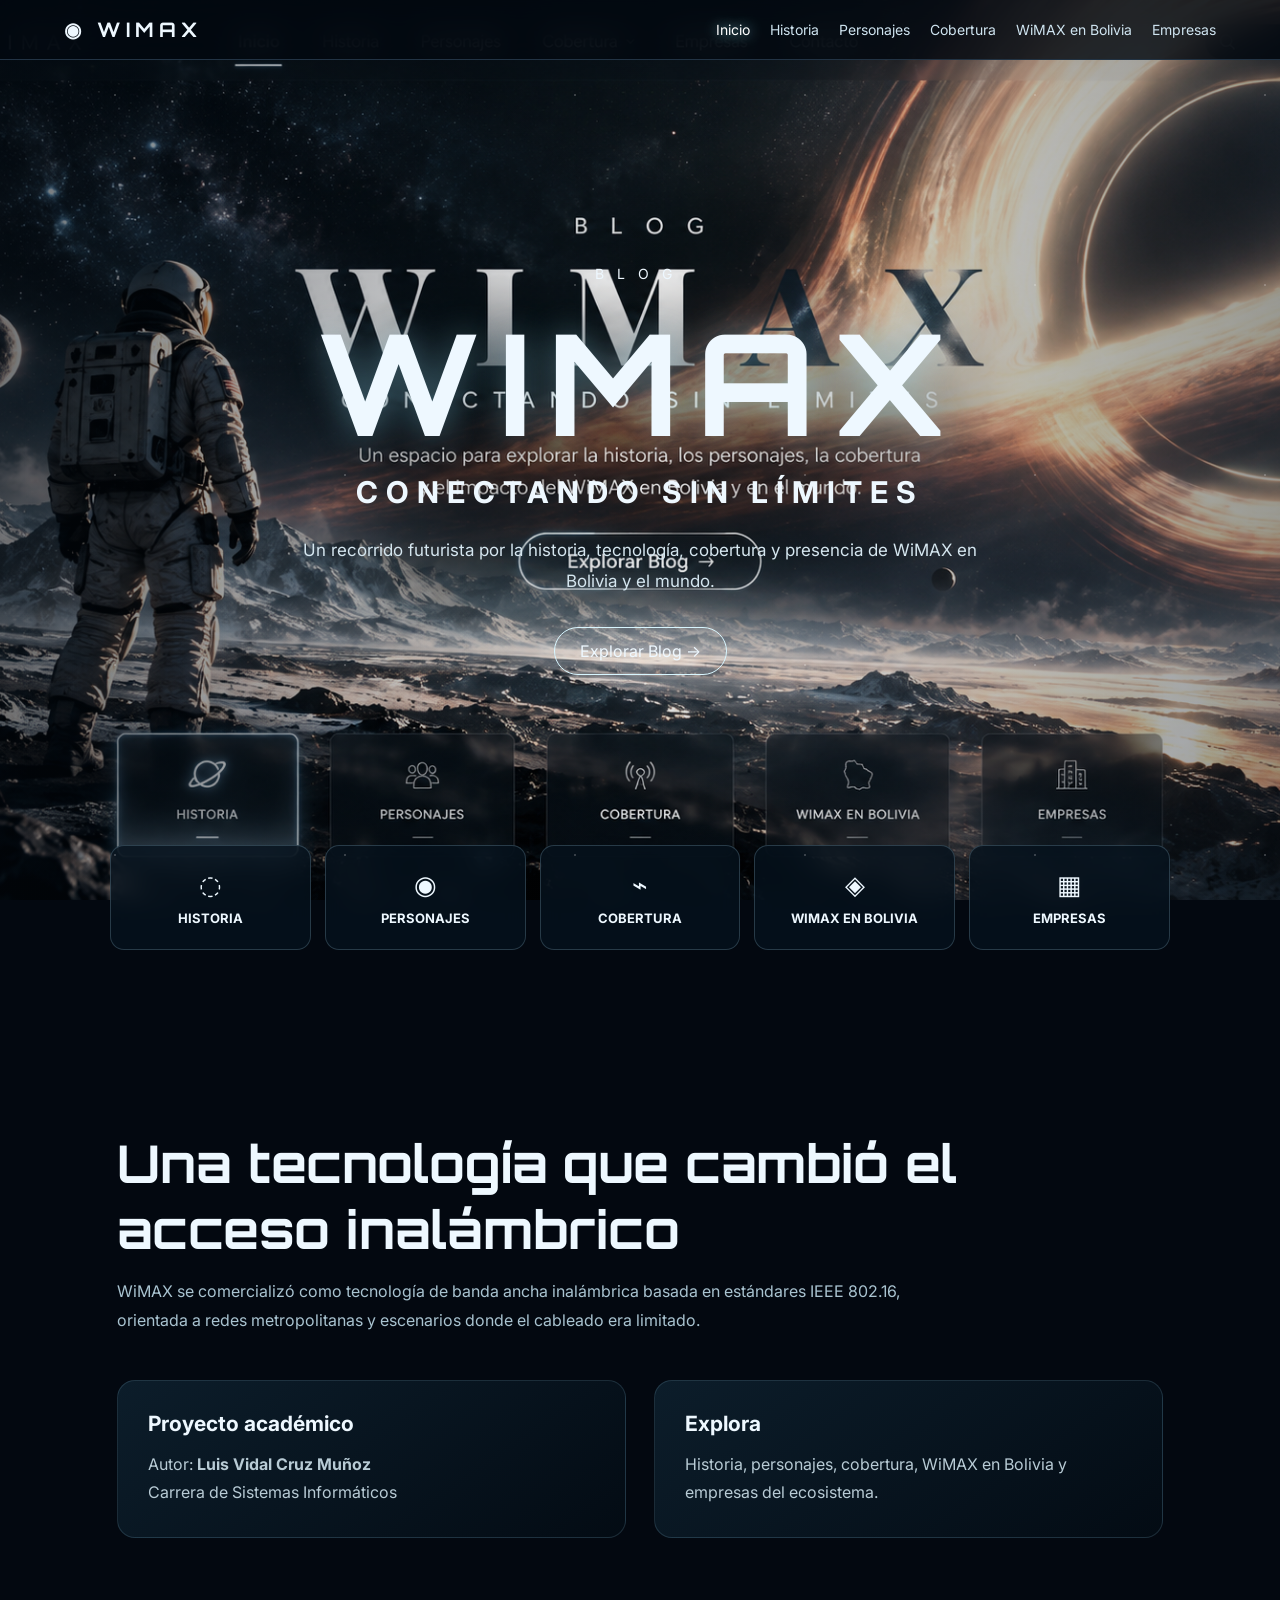
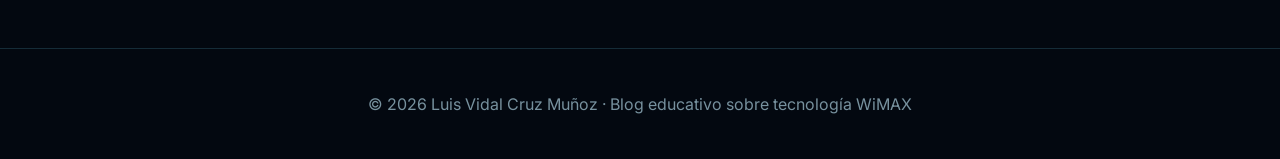
<file: index.html>
<!doctype html><html lang="es"><head><meta charset="UTF-8"><meta name="viewport" content="width=device-width,initial-scale=1.0"><title>Index | Blog WiMAX</title><link rel="stylesheet" href="css/estilo.css"></head><body>
<header class="nav"><a class="logo" href="index.html">◉ WIMAX</a><button class="menuBtn">☰</button><nav class="navlinks"><a class="active" href="index.html">Inicio</a><a class="" href="historia.html">Historia</a><a class="" href="personajes.html">Personajes</a><a class="" href="cobertura.html">Cobertura</a><a class="" href="bolivia.html">WiMAX en Bolivia</a><a class="" href="empresas.html">Empresas</a></nav></header><section class="hero"><div class="heroContent"><div class="kicker">BLOG</div><h1>WIMAX</h1><h2>CONECTANDO SIN LÍMITES</h2><p>Un recorrido futurista por la historia, tecnología, cobertura y presencia de WiMAX en Bolivia y el mundo.</p><a class="btn" href="historia.html">Explorar Blog →</a></div></section><div class="cards">
<a class="card" href="historia.html"><div class="icon">◌</div><h3>HISTORIA</h3></a><a class="card" href="personajes.html"><div class="icon">◉</div><h3>PERSONAJES</h3></a><a class="card" href="cobertura.html"><div class="icon">⌁</div><h3>COBERTURA</h3></a><a class="card" href="bolivia.html"><div class="icon">◈</div><h3>WIMAX EN BOLIVIA</h3></a><a class="card" href="empresas.html"><div class="icon">▦</div><h3>EMPRESAS</h3></a></div>
<section class="section reveal"><h2 class="sectionTitle">Una tecnología que cambió el acceso inalámbrico</h2><p class="lead">WiMAX se comercializó como tecnología de banda ancha inalámbrica basada en estándares IEEE 802.16, orientada a redes metropolitanas y escenarios donde el cableado era limitado.</p><div class="grid2"><div class="panel"><h3>Proyecto académico</h3><p>Autor: <strong>Luis Vidal Cruz Muñoz</strong><br>Carrera de Sistemas Informáticos</p></div><div class="panel"><h3>Explora</h3><p>Historia, personajes, cobertura, WiMAX en Bolivia y empresas del ecosistema.</p></div></div></section>
<footer><p>© 2026 Luis Vidal Cruz Muñoz · Blog educativo sobre tecnología WiMAX</p></footer><script src="js/script.js"></script></body></html>
</file>
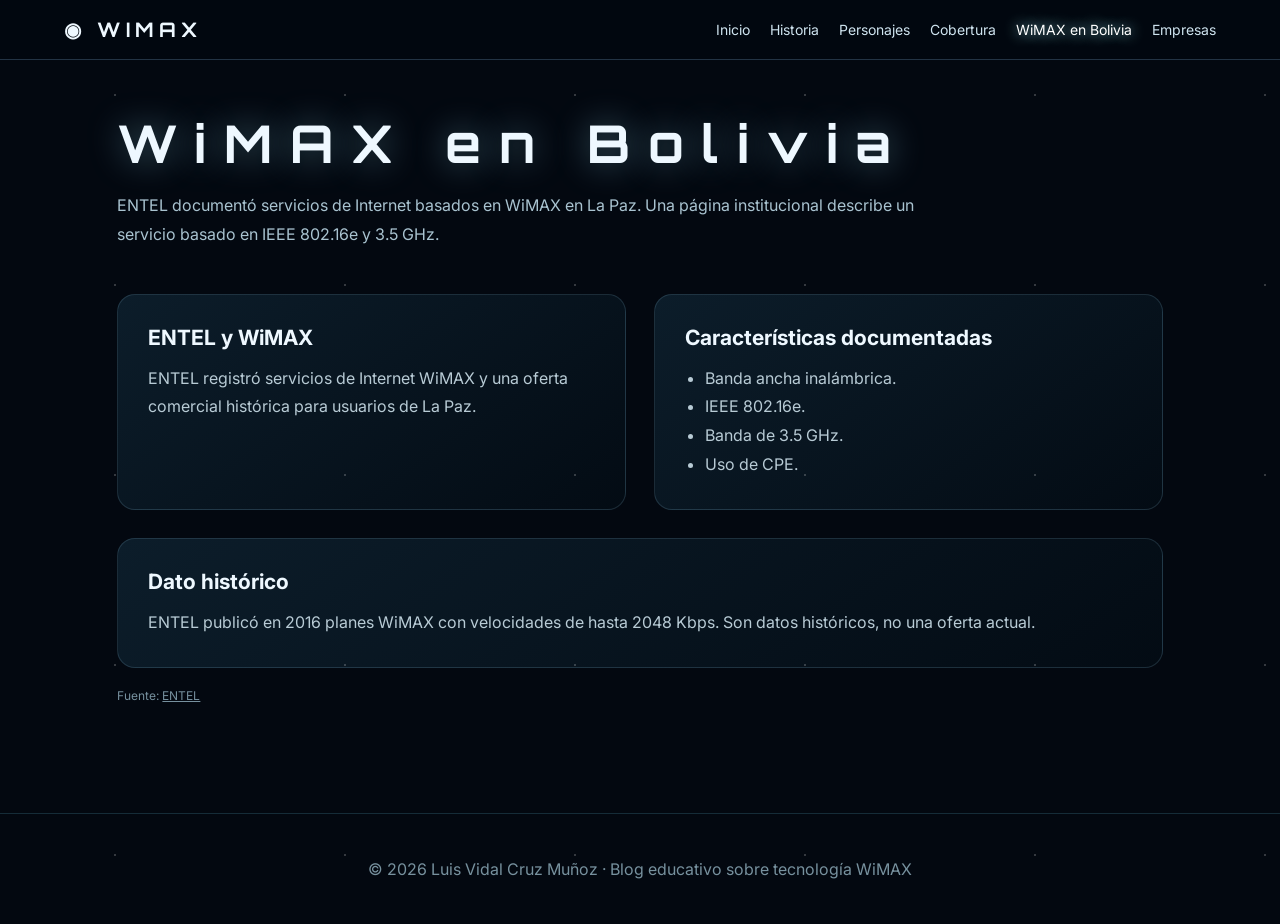
<file: bolivia.html>
<!doctype html><html lang="es"><head><meta charset="UTF-8"><meta name="viewport" content="width=device-width,initial-scale=1.0"><title>Bolivia | Blog WiMAX</title><link rel="stylesheet" href="css/estilo.css"></head><body>
<header class="nav"><a class="logo" href="index.html">◉ WIMAX</a><button class="menuBtn">☰</button><nav class="navlinks"><a class="" href="index.html">Inicio</a><a class="" href="historia.html">Historia</a><a class="" href="personajes.html">Personajes</a><a class="" href="cobertura.html">Cobertura</a><a class="active" href="bolivia.html">WiMAX en Bolivia</a><a class="" href="empresas.html">Empresas</a></nav></header><main class="section"><h1 class="sectionTitle reveal">WiMAX en Bolivia</h1><p class="lead reveal">ENTEL documentó servicios de Internet basados en WiMAX en La Paz. Una página institucional describe un servicio basado en IEEE 802.16e y 3.5 GHz.</p><div class="grid2"><div class="panel reveal"><h3>ENTEL y WiMAX</h3><p>ENTEL registró servicios de Internet WiMAX y una oferta comercial histórica para usuarios de La Paz.</p></div><div class="panel reveal"><h3>Características documentadas</h3><ul><li>Banda ancha inalámbrica.</li><li>IEEE 802.16e.</li><li>Banda de 3.5 GHz.</li><li>Uso de CPE.</li></ul></div></div><div class="panel reveal" style="margin-top:28px"><h3>Dato histórico</h3><p>ENTEL publicó en 2016 planes WiMAX con velocidades de hasta 2048 Kbps. Son datos históricos, no una oferta actual.</p></div><p class="source">Fuente: <a href="https://institucional.entel.bo/inicio3.0/index.php/internet/nuestros-servicios/internet-4g/27-personas-internet/personas-internet-otros">ENTEL</a></p></main>
<footer><p>© 2026 Luis Vidal Cruz Muñoz · Blog educativo sobre tecnología WiMAX</p></footer><script src="js/script.js"></script></body></html>
</file>
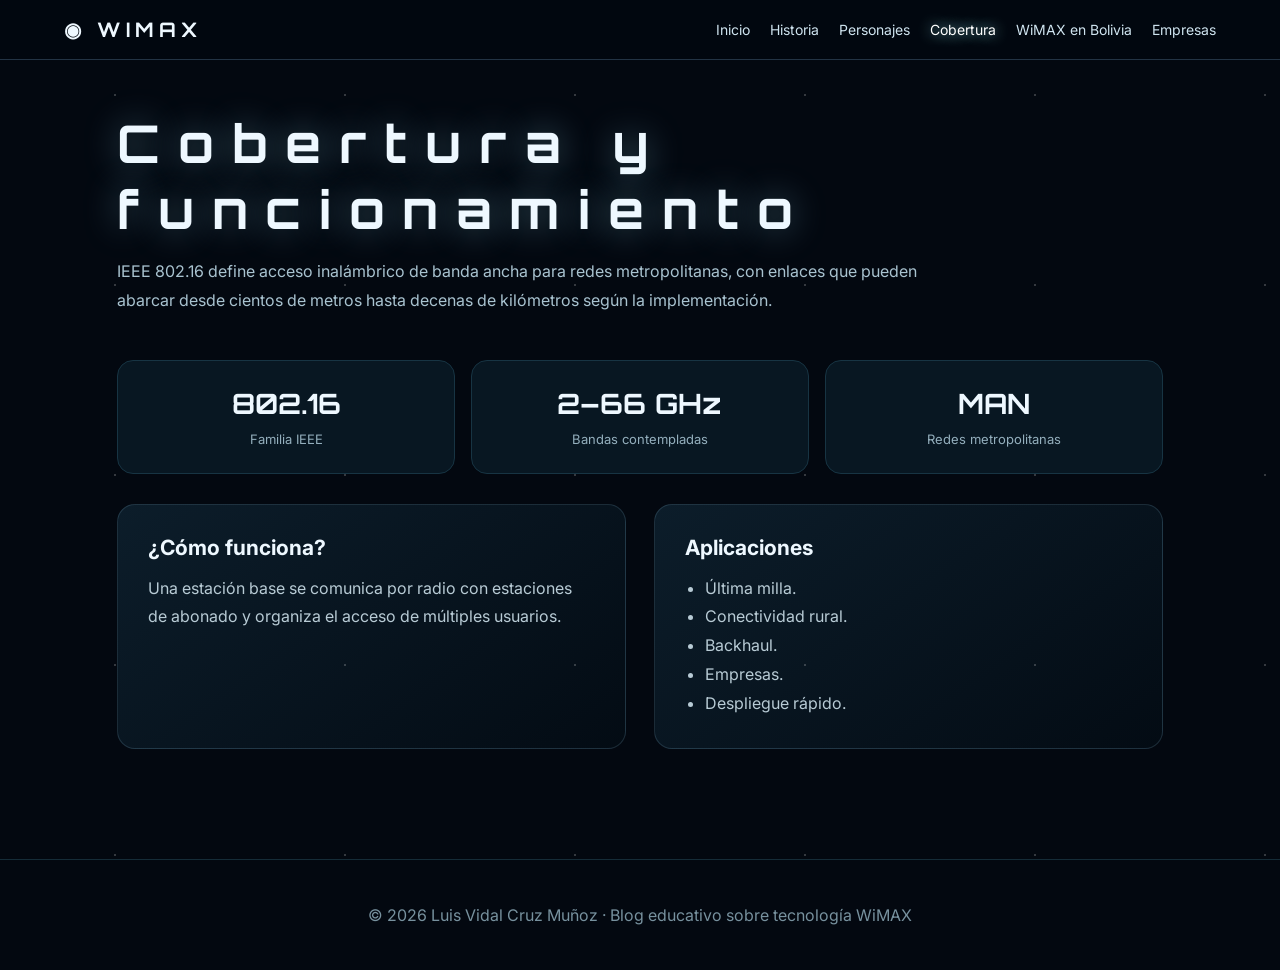
<file: cobertura.html>
<!doctype html><html lang="es"><head><meta charset="UTF-8"><meta name="viewport" content="width=device-width,initial-scale=1.0"><title>Cobertura | Blog WiMAX</title><link rel="stylesheet" href="css/estilo.css"></head><body>
<header class="nav"><a class="logo" href="index.html">◉ WIMAX</a><button class="menuBtn">☰</button><nav class="navlinks"><a class="" href="index.html">Inicio</a><a class="" href="historia.html">Historia</a><a class="" href="personajes.html">Personajes</a><a class="active" href="cobertura.html">Cobertura</a><a class="" href="bolivia.html">WiMAX en Bolivia</a><a class="" href="empresas.html">Empresas</a></nav></header><main class="section"><h1 class="sectionTitle reveal">Cobertura y funcionamiento</h1><p class="lead reveal">IEEE 802.16 define acceso inalámbrico de banda ancha para redes metropolitanas, con enlaces que pueden abarcar desde cientos de metros hasta decenas de kilómetros según la implementación.</p><div class="statgrid"><div class="stat reveal"><b>802.16</b><span>Familia IEEE</span></div><div class="stat reveal"><b>2–66 GHz</b><span>Bandas contempladas</span></div><div class="stat reveal"><b>MAN</b><span>Redes metropolitanas</span></div></div><div class="grid2" style="margin-top:30px"><div class="panel reveal"><h3>¿Cómo funciona?</h3><p>Una estación base se comunica por radio con estaciones de abonado y organiza el acceso de múltiples usuarios.</p></div><div class="panel reveal"><h3>Aplicaciones</h3><ul><li>Última milla.</li><li>Conectividad rural.</li><li>Backhaul.</li><li>Empresas.</li><li>Despliegue rápido.</li></ul></div></div></main>
<footer><p>© 2026 Luis Vidal Cruz Muñoz · Blog educativo sobre tecnología WiMAX</p></footer><script src="js/script.js"></script></body></html>
</file>
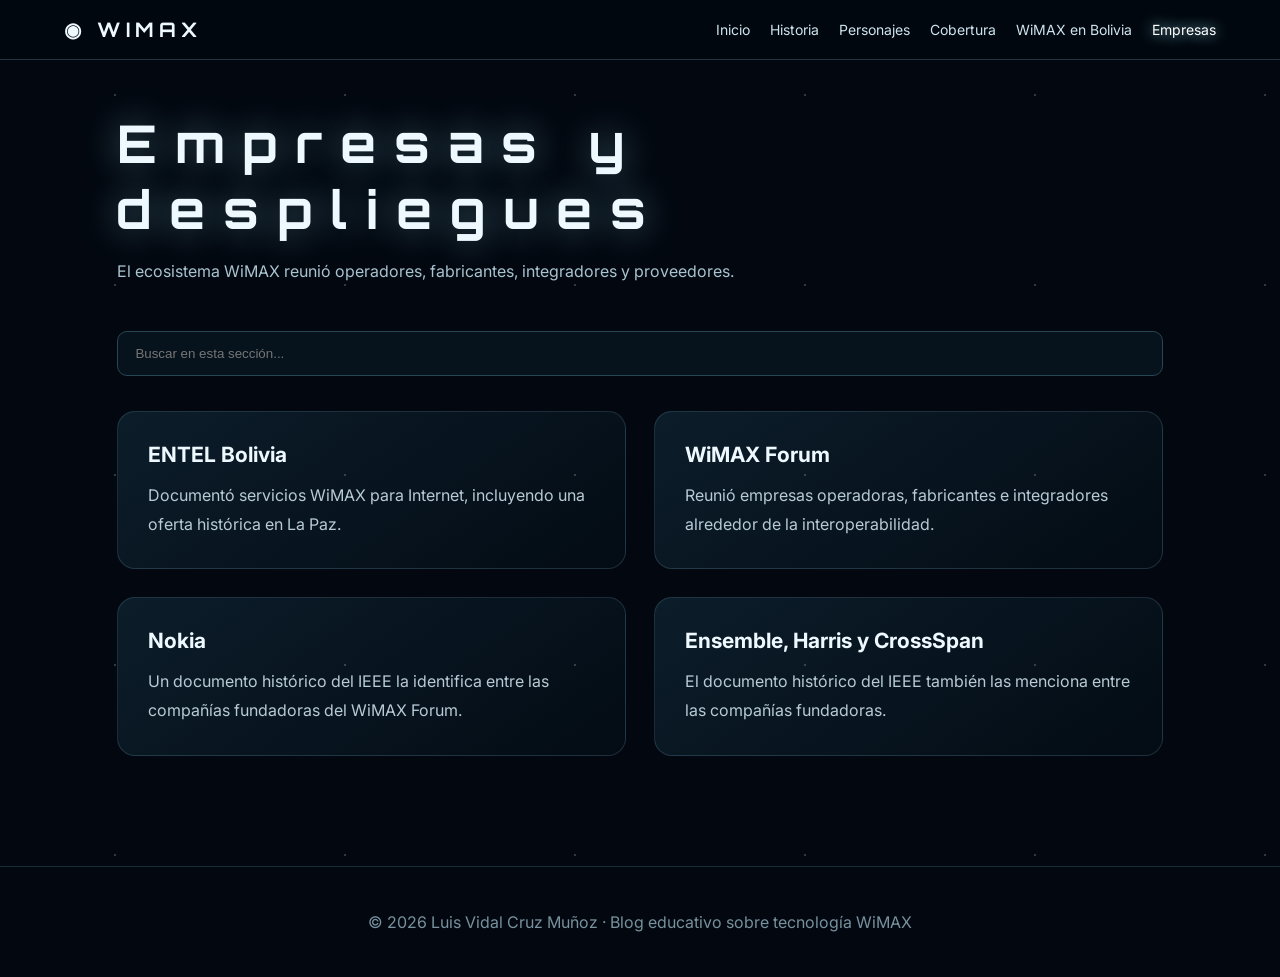
<file: empresas.html>
<!doctype html><html lang="es"><head><meta charset="UTF-8"><meta name="viewport" content="width=device-width,initial-scale=1.0"><title>Empresas | Blog WiMAX</title><link rel="stylesheet" href="css/estilo.css"></head><body>
<header class="nav"><a class="logo" href="index.html">◉ WIMAX</a><button class="menuBtn">☰</button><nav class="navlinks"><a class="" href="index.html">Inicio</a><a class="" href="historia.html">Historia</a><a class="" href="personajes.html">Personajes</a><a class="" href="cobertura.html">Cobertura</a><a class="" href="bolivia.html">WiMAX en Bolivia</a><a class="active" href="empresas.html">Empresas</a></nav></header><main class="section"><h1 class="sectionTitle reveal">Empresas y despliegues</h1><p class="lead reveal">El ecosistema WiMAX reunió operadores, fabricantes, integradores y proveedores.</p><div class="searchBox"><input id="search" type="search" placeholder="Buscar en esta sección..."></div><div class="grid2"><div class="panel reveal" data-search><h3>ENTEL Bolivia</h3><p>Documentó servicios WiMAX para Internet, incluyendo una oferta histórica en La Paz.</p></div><div class="panel reveal" data-search><h3>WiMAX Forum</h3><p>Reunió empresas operadoras, fabricantes e integradores alrededor de la interoperabilidad.</p></div><div class="panel reveal" data-search><h3>Nokia</h3><p>Un documento histórico del IEEE la identifica entre las compañías fundadoras del WiMAX Forum.</p></div><div class="panel reveal" data-search><h3>Ensemble, Harris y CrossSpan</h3><p>El documento histórico del IEEE también las menciona entre las compañías fundadoras.</p></div></div></main>
<footer><p>© 2026 Luis Vidal Cruz Muñoz · Blog educativo sobre tecnología WiMAX</p></footer><script src="js/script.js"></script></body></html>
</file>
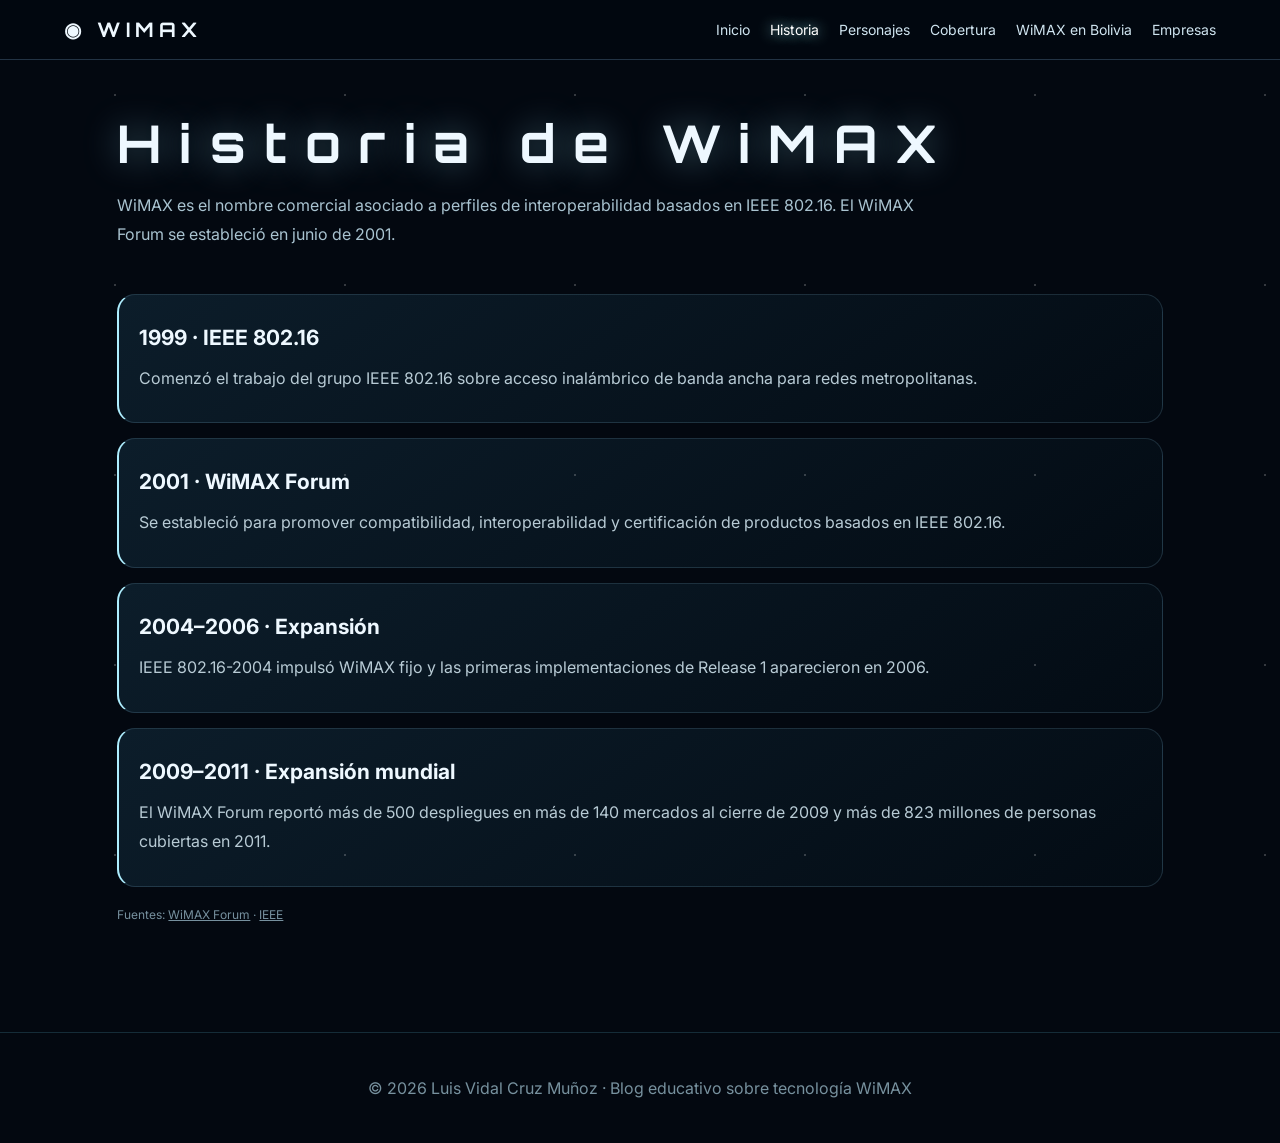
<file: historia.html>
<!doctype html><html lang="es"><head><meta charset="UTF-8"><meta name="viewport" content="width=device-width,initial-scale=1.0"><title>Historia | Blog WiMAX</title><link rel="stylesheet" href="css/estilo.css"></head><body>
<header class="nav"><a class="logo" href="index.html">◉ WIMAX</a><button class="menuBtn">☰</button><nav class="navlinks"><a class="" href="index.html">Inicio</a><a class="active" href="historia.html">Historia</a><a class="" href="personajes.html">Personajes</a><a class="" href="cobertura.html">Cobertura</a><a class="" href="bolivia.html">WiMAX en Bolivia</a><a class="" href="empresas.html">Empresas</a></nav></header><main class="section"><h1 class="sectionTitle reveal">Historia de WiMAX</h1><p class="lead reveal">WiMAX es el nombre comercial asociado a perfiles de interoperabilidad basados en IEEE 802.16. El WiMAX Forum se estableció en junio de 2001.</p><div class="timeline"><div class="panel time reveal"><h3>1999 · IEEE 802.16</h3><p>Comenzó el trabajo del grupo IEEE 802.16 sobre acceso inalámbrico de banda ancha para redes metropolitanas.</p></div><div class="panel time reveal"><h3>2001 · WiMAX Forum</h3><p>Se estableció para promover compatibilidad, interoperabilidad y certificación de productos basados en IEEE 802.16.</p></div><div class="panel time reveal"><h3>2004–2006 · Expansión</h3><p>IEEE 802.16-2004 impulsó WiMAX fijo y las primeras implementaciones de Release 1 aparecieron en 2006.</p></div><div class="panel time reveal"><h3>2009–2011 · Expansión mundial</h3><p>El WiMAX Forum reportó más de 500 despliegues en más de 140 mercados al cierre de 2009 y más de 823 millones de personas cubiertas en 2011.</p></div></div><p class="source">Fuentes: <a href="https://wimaxforum.org/page/about">WiMAX Forum</a> · <a href="https://technav.ieee.org/topic/ieee-80216-standards/">IEEE</a></p></main>
<footer><p>© 2026 Luis Vidal Cruz Muñoz · Blog educativo sobre tecnología WiMAX</p></footer><script src="js/script.js"></script></body></html>
</file>
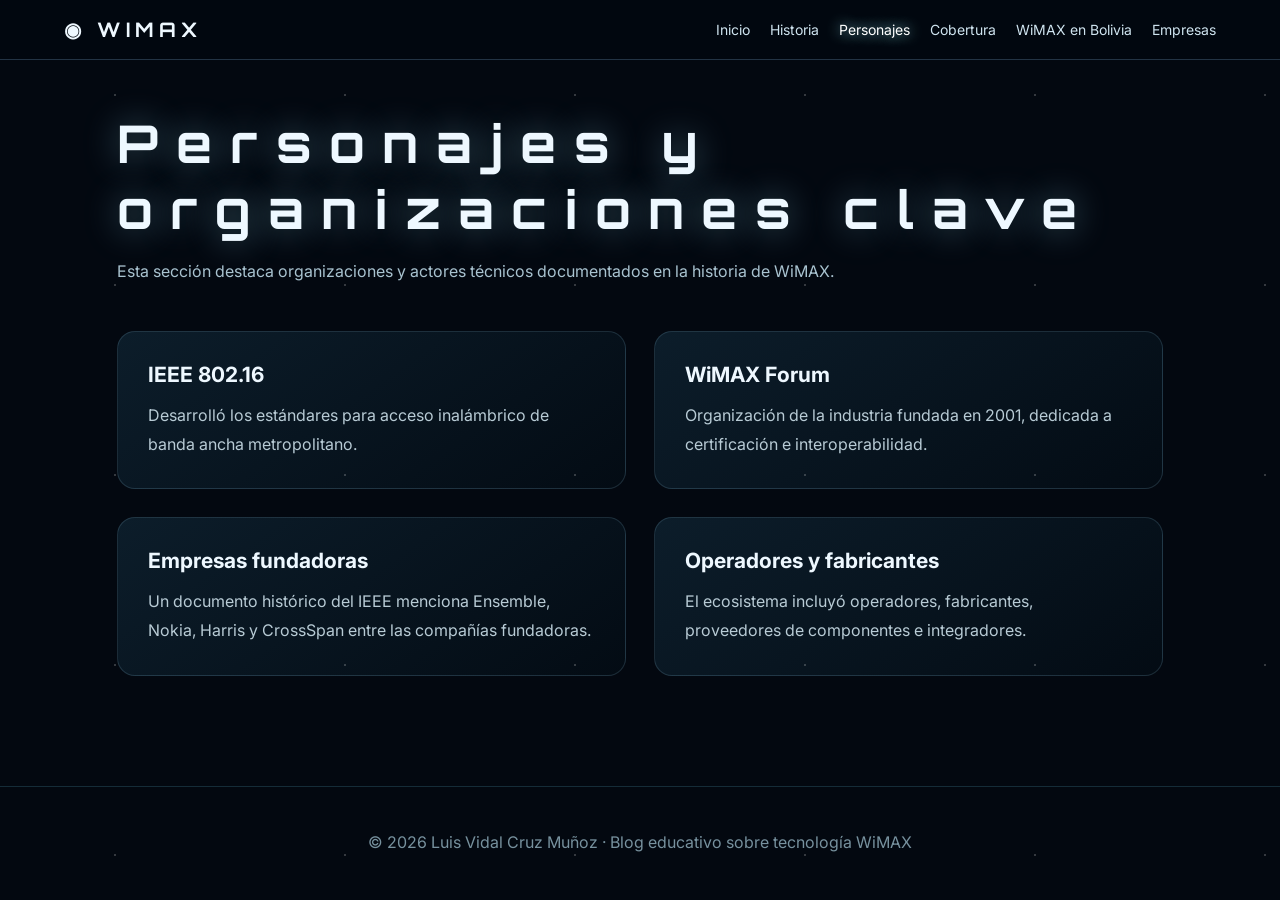
<file: personajes.html>
<!doctype html><html lang="es"><head><meta charset="UTF-8"><meta name="viewport" content="width=device-width,initial-scale=1.0"><title>Personajes | Blog WiMAX</title><link rel="stylesheet" href="css/estilo.css"></head><body>
<header class="nav"><a class="logo" href="index.html">◉ WIMAX</a><button class="menuBtn">☰</button><nav class="navlinks"><a class="" href="index.html">Inicio</a><a class="" href="historia.html">Historia</a><a class="active" href="personajes.html">Personajes</a><a class="" href="cobertura.html">Cobertura</a><a class="" href="bolivia.html">WiMAX en Bolivia</a><a class="" href="empresas.html">Empresas</a></nav></header><main class="section"><h1 class="sectionTitle reveal">Personajes y organizaciones clave</h1><p class="lead reveal">Esta sección destaca organizaciones y actores técnicos documentados en la historia de WiMAX.</p><div class="grid2"><div class="panel reveal"><h3>IEEE 802.16</h3><p>Desarrolló los estándares para acceso inalámbrico de banda ancha metropolitano.</p></div><div class="panel reveal"><h3>WiMAX Forum</h3><p>Organización de la industria fundada en 2001, dedicada a certificación e interoperabilidad.</p></div><div class="panel reveal"><h3>Empresas fundadoras</h3><p>Un documento histórico del IEEE menciona Ensemble, Nokia, Harris y CrossSpan entre las compañías fundadoras.</p></div><div class="panel reveal"><h3>Operadores y fabricantes</h3><p>El ecosistema incluyó operadores, fabricantes, proveedores de componentes e integradores.</p></div></div></main>
<footer><p>© 2026 Luis Vidal Cruz Muñoz · Blog educativo sobre tecnología WiMAX</p></footer><script src="js/script.js"></script></body></html>
</file>
<file: css/estilo.css>
@import url('https://fonts.googleapis.com/css2?family=Inter:wght@400;600;700&family=Orbitron:wght@500;700;800&display=swap');
*{box-sizing:border-box;margin:0;padding:0}html{scroll-behavior:smooth}body{font-family:Inter,Arial,sans-serif;color:#eef8ff;background:#030810;overflow-x:hidden}
body:before{content:"";position:fixed;inset:0;pointer-events:none;opacity:.2;z-index:50;background-image:radial-gradient(circle,#fff 0 1px,transparent 1.5px);background-size:230px 190px;animation:stars 18s linear infinite}
@keyframes stars{to{transform:translateY(-80px)}}a{color:inherit;text-decoration:none}
.nav{position:fixed;top:0;left:0;width:100%;z-index:100;display:flex;align-items:center;justify-content:space-between;padding:17px 5%;background:rgba(2,8,15,.8);backdrop-filter:blur(16px);border-bottom:1px solid #234}
.logo{font-family:Orbitron,sans-serif;letter-spacing:5px;font-weight:700;font-size:20px}.navlinks{display:flex;gap:20px}.navlinks a{font-size:14px;color:#cfe4f0}.navlinks a:hover,.navlinks a.active{color:#fff;text-shadow:0 0 14px #9de8ff}.menuBtn{display:none;background:none;border:1px solid #658596;color:#fff;padding:8px;border-radius:8px}
.hero{min-height:100vh;display:grid;place-items:center;text-align:center;padding:130px 7% 90px;position:relative;background:linear-gradient(90deg,rgba(2,8,15,.55),rgba(2,8,15,.08),rgba(2,8,15,.4)),url("../img/portada.png") center/cover no-repeat}
.heroContent{max-width:980px;animation:rise 1.2s ease both}@keyframes rise{from{opacity:0;transform:translateY(30px)}to{opacity:1;transform:none}}
.kicker{letter-spacing:13px;font-size:14px;margin-bottom:12px}h1{font-family:Orbitron,sans-serif;font-size:clamp(58px,11vw,145px);letter-spacing:18px;text-shadow:0 0 35px #9de8ff66}.hero h2{font-size:clamp(18px,3vw,30px);letter-spacing:8px;margin:4px 0 25px}.hero p{max-width:720px;margin:0 auto 30px;line-height:1.8;color:#d5e6ef;font-size:17px}
.btn{display:inline-flex;padding:13px 25px;border:1px solid #d8f6ff;border-radius:30px;background:#ffffff0d;transition:.3s}.btn:hover{background:#fff;color:#061019;box-shadow:0 0 30px #aae6ff66}
.cards{max-width:1100px;margin:-55px auto 70px;position:relative;z-index:3;display:grid;grid-template-columns:repeat(5,1fr);gap:14px;padding:0 20px}.card{padding:23px 15px;text-align:center;border:1px solid #b4e6ff33;background:#06121dcc;backdrop-filter:blur(12px);border-radius:14px;transition:.3s}.card:hover{transform:translateY(-8px);border-color:#bcecff;box-shadow:0 10px 35px #5abfff29}.card .icon{font-size:26px;margin-bottom:10px}.card h3{font-size:13px}
.section{padding:110px 8%;max-width:1250px;margin:auto}.sectionTitle{font-family:Orbitron,sans-serif;font-size:clamp(30px,5vw,52px);margin-bottom:15px}.lead{max-width:800px;color:#a9c3d0;line-height:1.8;margin-bottom:45px}.grid2{display:grid;grid-template-columns:1fr 1fr;gap:28px}.panel{background:linear-gradient(145deg,#0f2331cc,#040d15cc);border:1px solid #a0dcff26;border-radius:18px;padding:30px}.panel h3{font-size:21px;margin-bottom:14px}.panel p,.panel li{color:#b8cbd5;line-height:1.8}.panel ul{padding-left:20px}.timeline{display:grid;gap:15px}.time{border-left:2px solid #aeeeff;padding-left:20px}.statgrid{display:grid;grid-template-columns:repeat(3,1fr);gap:16px;margin-top:28px}.stat{padding:25px;border-radius:16px;background:#081722;border:1px solid #173443;text-align:center}.stat b{display:block;font-family:Orbitron;font-size:28px;margin-bottom:7px}.stat span{color:#94afbd;font-size:13px}.searchBox{display:flex;gap:10px;margin:20px 0 35px}.searchBox input{flex:1;padding:14px 17px;border-radius:10px;border:1px solid #274553;background:#06131d;color:#fff;outline:none}.source{font-size:12px;color:#76909e;margin-top:20px}.source a{text-decoration:underline}footer{padding:45px 8%;border-top:1px solid #152c38;color:#77919e;text-align:center}.reveal{opacity:0;transform:translateY(25px);transition:.7s}.reveal.show{opacity:1;transform:none}
@media(max-width:900px){.navlinks{display:none;position:absolute;top:65px;left:0;width:100%;padding:20px;background:#02080ff7;flex-direction:column}.navlinks.open{display:flex}.menuBtn{display:block}.cards{grid-template-columns:repeat(2,1fr)}.grid2{grid-template-columns:1fr}.statgrid{grid-template-columns:1fr}}
@media(max-width:560px){.cards{grid-template-columns:1fr}h1{letter-spacing:8px}.kicker{letter-spacing:7px}.hero h2{letter-spacing:4px}}
</file>
